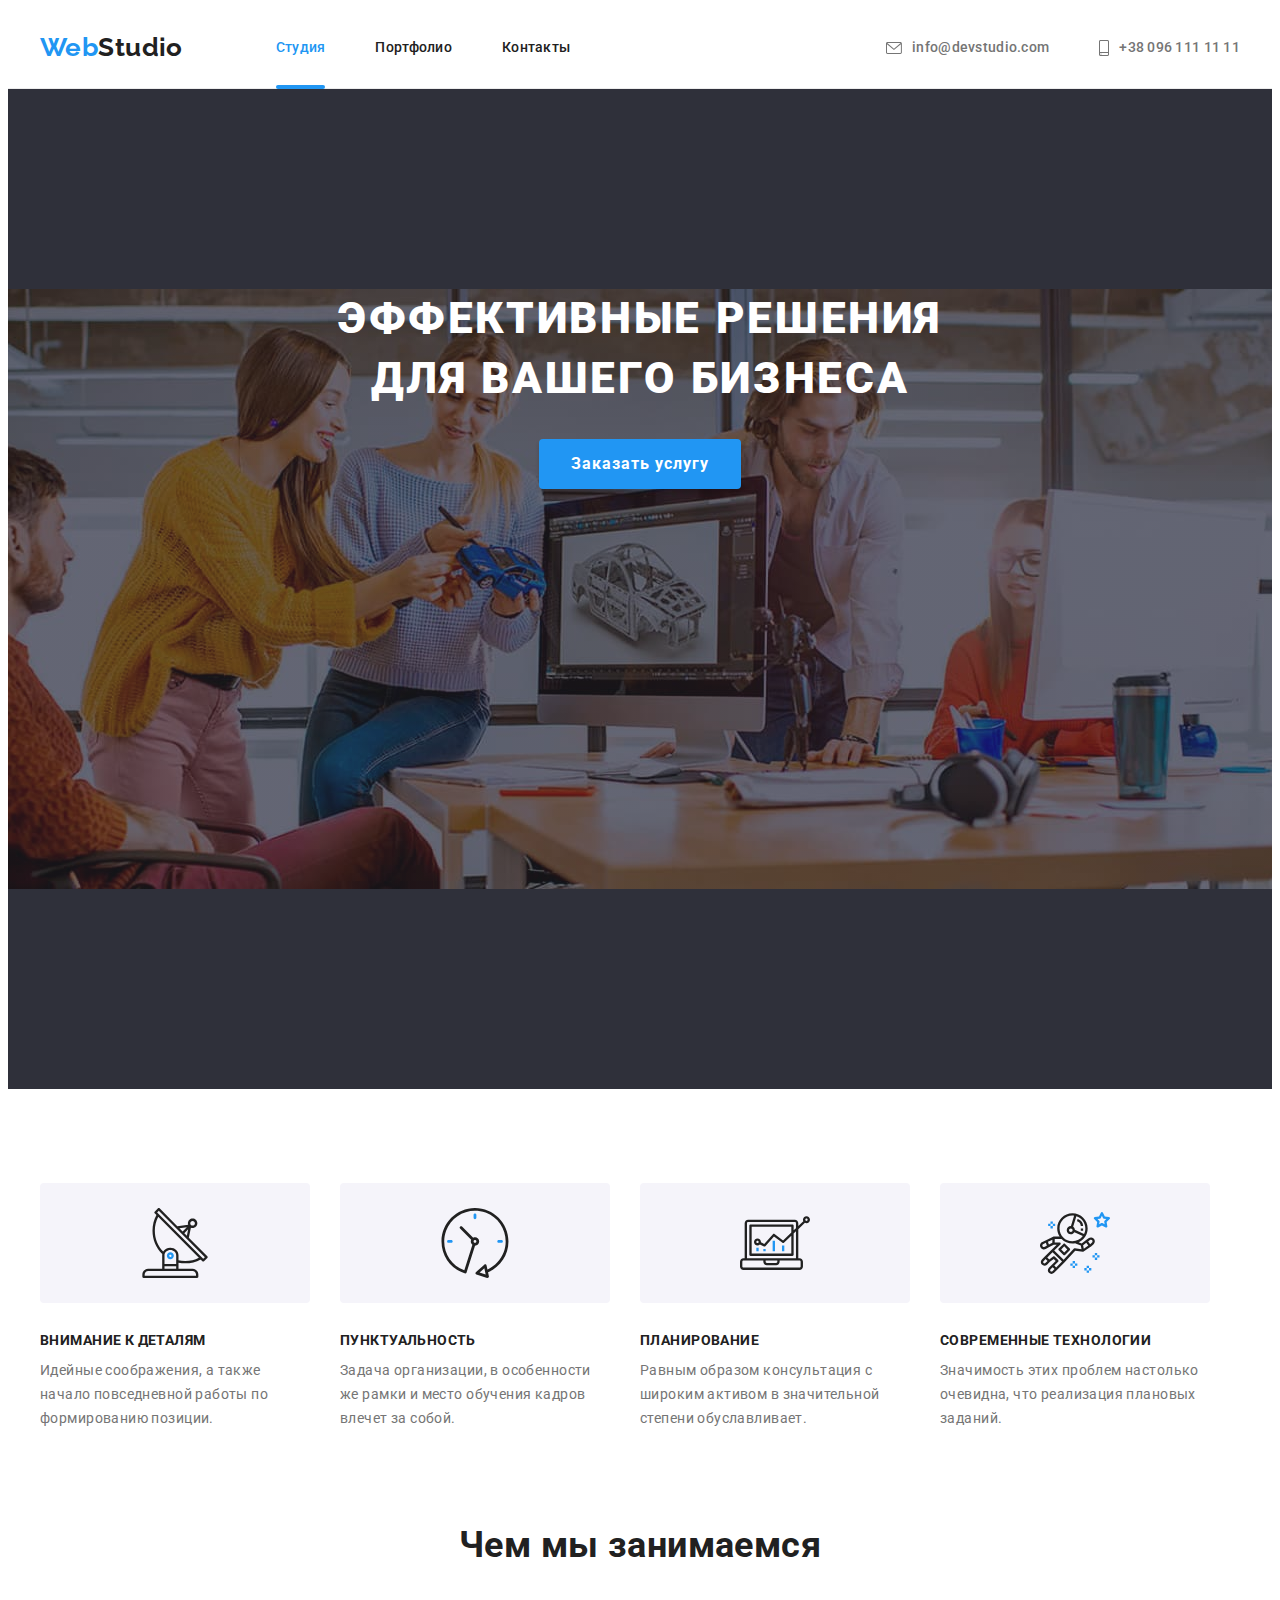
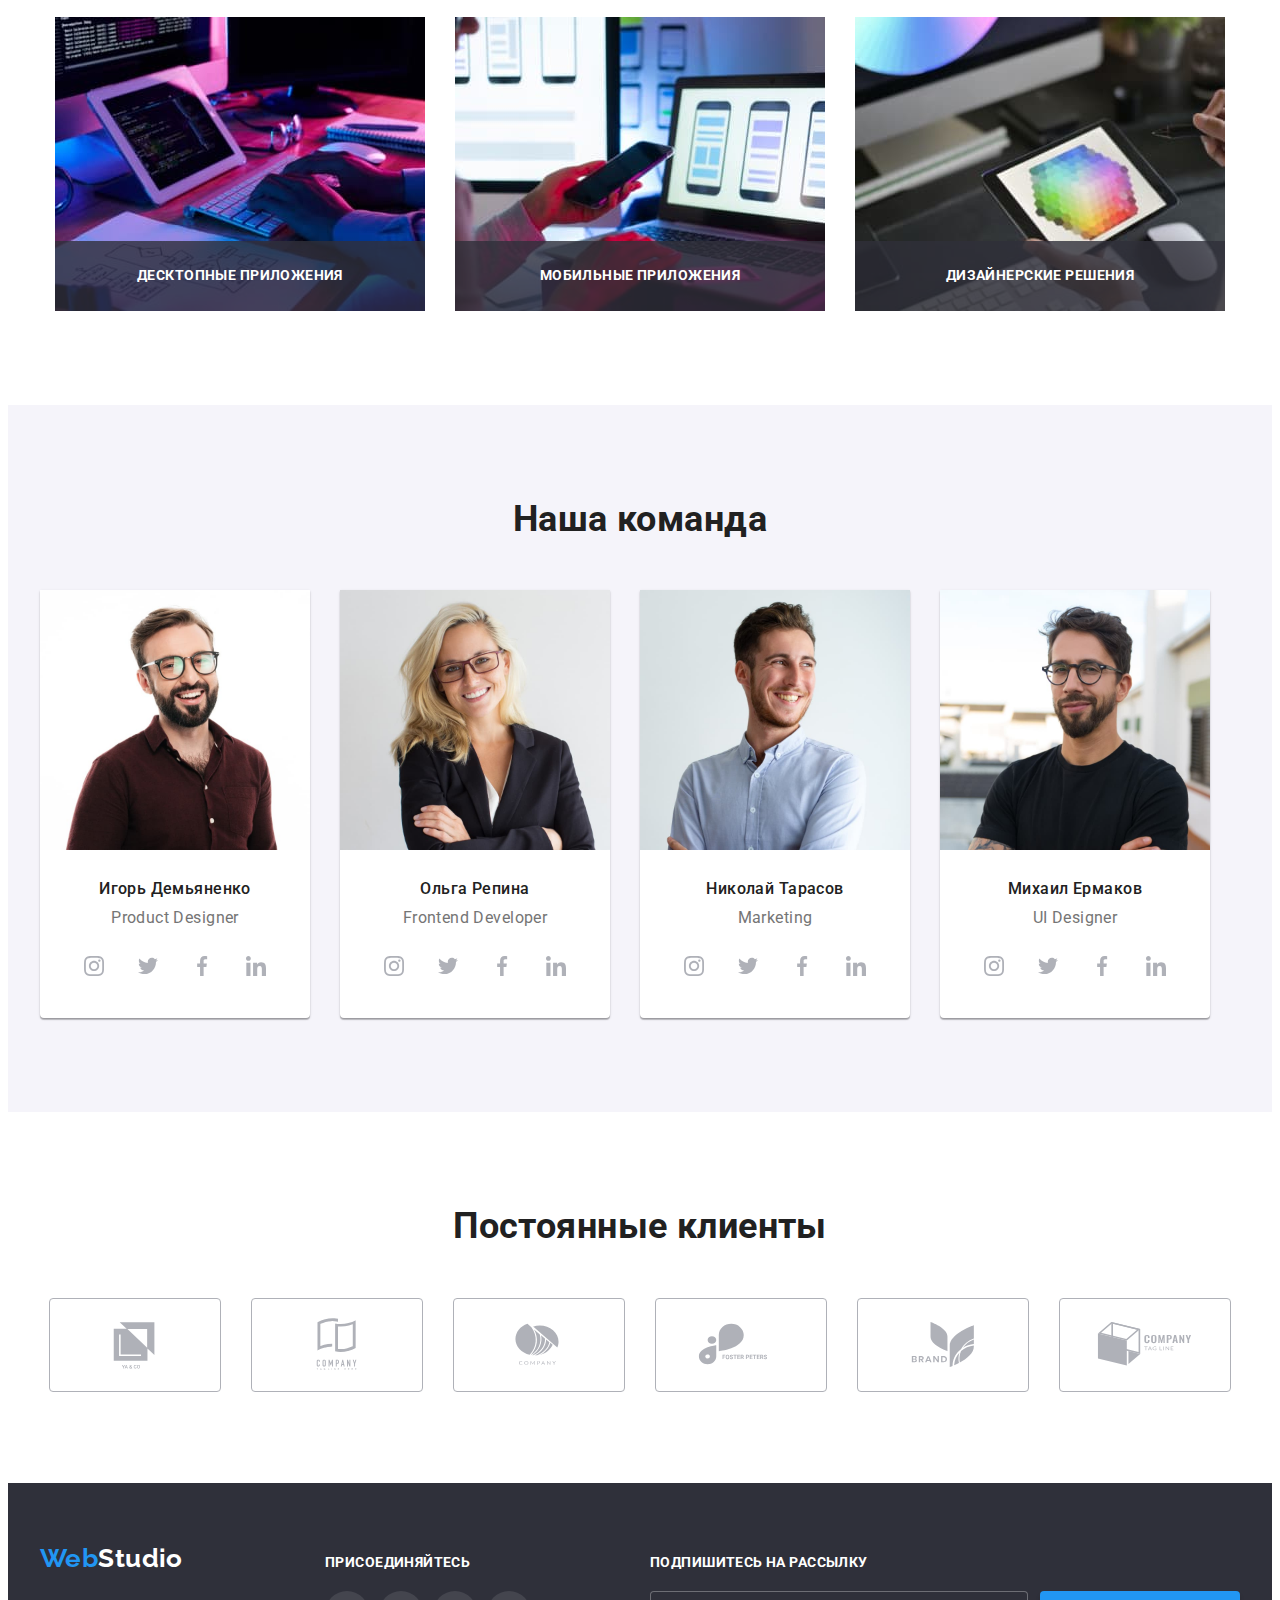
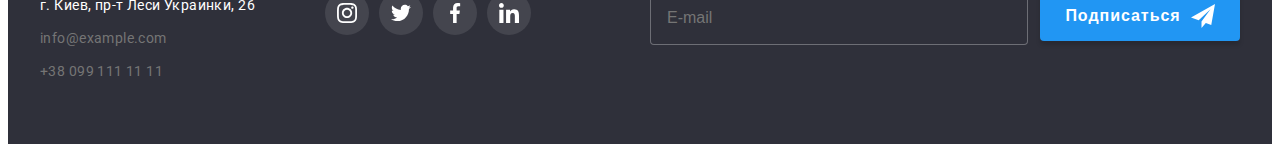
<file: index.html>
<!DOCTYPE html>
<html lang="ru">
<head>
    <meta charset="UTF-8">
    <meta http-equiv="X-UA-Compatible" content="IE=edge">
    <meta name="viewport" content="width=device-width, initial-scale=1.0">
    <link rel="preconnect" href="https://fonts.googleapis.com">
<link rel="preconnect" href="https://fonts.gstatic.com" crossorigin>
<link href="https://fonts.googleapis.com/css2?family=Oleo+Script&family=Raleway:wght@700&family=Roboto:wght@400;500;700;900&display=swap" rel="stylesheet">
    <title>Document</title>
    <link rel="stylesheet" href="https://cdnjs.cloudflare.com/ajax/libs/modern-normalize/1.1.0/modern-normalize.min.css" integrity="sha512-wpPYUAdjBVSE4KJnH1VR1HeZfpl1ub8YT/NKx4PuQ5NmX2tKuGu6U/JRp5y+Y8XG2tV+wKQpNHVUX03MfMFn9Q==" crossorigin="anonymous" referrerpolicy="no-referrer" />
    <link rel="stylesheet" href="./css/styles.css"
    />
</head>
<body>
    <header class="header">
        <div class="container main-nav">
            <a href="./index.html" class="header-logo"><span class="span-logo">Web</span>Studio</a>
            <nav>
                <ul class="site-nav">
                    <li class="nav-item"><a href=""  class="nav current">Студия</a></li>
                    <li class="nav-item"><a href="./portfolio.html"   class="nav">Портфолио</a></li>
                    <li class="nav-item"><a href=""   class="nav">Контакты</a></li>
                </ul>
            </nav>
            <ul class="contacts-nav">
                <li class="contacts-item"><a href="mailto:info@devstudio.com" class="cont-nav">
                    <svg class="contacts-icon" width="16" height="12">
                        <use href="./images/symbol-defs.svg#icon-envelope">
                        </use></svg>info@devstudio.com</a></li>
                <li class="contacts-item"><a href="tel:+380961111111" class="cont-nav">
                    <svg class="contacts-icon" width="10" height="16">
                        <use href="./images/symbol-defs.svg#icon-smartphone">
                        </use></svg>+38 096 111 11 11</a></li>
            </ul>
        </div>
    </header>
    <main> 
    <section class="hero">
        <div class="container">
            <h1 class="hero-title">Эффективные решения для вашего бизнеса</h1>
            <button type="button" class="btn" data-modal-open>Заказать услугу</button> 
        </div>
    </section>
    <section  class="features">
        <div class="container">
            <h2 class="visually-hidden">Особенности</h2>
            <ul class="features-list">
                <li class="features-item">
                    <div class="features-icon-box">
                        <svg class="features-icon" width="70" height="70">
                        <use href="./images/symbol-defs.svg#icon-antenna">
                        </use></svg>
                    </div>
                    <h3 class="features-title">Внимание к деталям</h3>
                    <p class="features-text">Идейные соображения, а также начало повседневной работы по формированию позиции.</p>
                </li>
                <li class="features-item">
                    <div class="features-icon-box">
                        <svg class="features-icon" width="70" height="70">
                        <use href="./images/symbol-defs.svg#icon-clock">
                        </use></svg>
                    </div>
                    <h3 class="features-title">Пунктуальность</h3>
                    <p class="features-text">Задача организации, в особенности же рамки и место обучения кадров влечет за собой.</p>
                </li>
                <li class="features-item">
                    <div class="features-icon-box">
                        <svg class="features-icon" width="70" height="70">
                        <use href="./images/symbol-defs.svg#icon-diagram">
                        </use></svg>
                    </div>
                    <h3 class="features-title">Планирование</h3>
                    <p class="features-text">Равным образом консультация с широким активом в значительной степени обуславливает.</p>
                </li>
                <li class="features-item">
                    <div class="features-icon-box">
                        <svg class="features-icon" width="70" height="70">
                        <use href="./images/symbol-defs.svg#icon-astronaut">
                        </use></svg>
                    </div>
                    <h3 class="features-title">Современные технологии</h3>
                    <p class="features-text">Значимость этих проблем настолько очевидна, что реализация плановых заданий.</p>
                </li>
            </ul>
        </div>
    </section>
    <section class="about">
        <div class="container">
            <h2 class="about-title">Чем мы занимаемся</h2>
                <ul class="about-list">
                    <li class="about-img-link"><img src="./images/img1.jpg" class="about-img" alt="Десктопные приложения" width="370">
                        <p class="about-text">Десктопные приложения</p></li>
                    <li class="about-img-link"><img src="./images/img2.jpg" class="about-img" alt="Мобильные приложения" width="370">
                        <p class="about-text">Мобильные приложения</p></li>
                    <li class="about-img-link"><img src="./images/img3.jpg" class="about-img" alt="Дизайнерские решения" width="370">
                        <p class="about-text">Дизайнерские решения</p></li>
                </ul>
        </div>
    </section>
    <section class="team">
        <div class="container">
            <h2 class="team-title">Наша команда</h2>
            <ul class="team-cards">
            <li class="persons-cards">
                <img src="./images/person1.jpg" alt="фото Игорь Демьяненко" width="270">
                    <div class="card-text">
                    <h3 class="person">Игорь Демьяненко</h3>
                    <p class="person-text">Product Designer</p>    
                <ul class="social-links-list">
                    <li class="social-links-item"><a href="" class="social-links-link">
                        <svg class="social-icon" width="20" height="20">
                        <use href="./images/symbol-defs.svg#icon-instagram">
                        </use></svg></a></li>
                    <li class="social-links-item"><a href="" class="social-links-link">
                        <svg class="social-icon" width="20" height="20">
                        <use href="./images/symbol-defs.svg#icon-twitter">
                        </use></svg></a></li>
                    <li class="social-links-item"><a href="" class="social-links-link">
                        <svg class="social-icon" width="20" height="20">
                        <use href="./images/symbol-defs.svg#icon-facebook">
                        </use></svg></a></li>
                    <li class="social-links-item"><a href="" class="social-links-link">
                        <svg class="social-icon" width="20" height="20">
                        <use href="./images/symbol-defs.svg#icon-linkedin">
                        </use></svg></a></li>
                </ul></div>
            </li>
            <li class="persons-cards">
                <img src="./images/person2.jpg" alt="фото Ольга Репина" width="270">
                    <div class="card-text">
                    <h3 class="person">Ольга Репина</h3>
                    <p class="person-text">Frontend Developer</p>
                <ul class="social-links-list">
                    <li class="social-links-item"><a href="" class="social-links-link">
                        <svg class="social-icon" width="20" height="20">
                        <use href="./images/symbol-defs.svg#icon-instagram">
                        </use></svg></a></li>
                    <li class="social-links-item"><a href="" class="social-links-link">
                        <svg class="social-icon" width="20" height="20">
                        <use href="./images/symbol-defs.svg#icon-twitter">
                        </use></svg></a></li>
                    <li class="social-links-item"><a href="" class="social-links-link">
                        <svg class="social-icon" width="20" height="20">
                        <use href="./images/symbol-defs.svg#icon-facebook">
                        </use></svg></a></li>
                    <li class="social-links-item"><a href="" class="social-links-link">
                        <svg class="social-icon" width="20" height="20">
                        <use href="./images/symbol-defs.svg#icon-linkedin">
                        </use></svg></a></li>
                </ul></div>
            </li>
            <li class="persons-cards">
                <img src="./images/person3.jpg" alt="фото Николай Тарасов" width="270">
                    <div class="card-text">
                    <h3 class="person">Николай Тарасов</h3>
                    <p class="person-text">Marketing</p>
                <ul class="social-links-list">
                    <li class="social-links-item"><a href="" class="social-links-link">
                        <svg class="social-icon" width="20" height="20">
                        <use href="./images/symbol-defs.svg#icon-instagram">
                        </use></svg></a></li>
                    <li class="social-links-item"><a href="" class="social-links-link">
                        <svg class="social-icon" width="20" height="20">
                        <use href="./images/symbol-defs.svg#icon-twitter">
                        </use></svg></a></li>
                    <li class="social-links-item"><a href="" class="social-links-link">
                        <svg class="social-icon" width="20" height="20">
                        <use href="./images/symbol-defs.svg#icon-facebook">
                        </use></svg></a></li>
                    <li class="social-links-item"><a href="" class="social-links-link">
                        <svg class="social-icon" width="20" height="20">
                        <use href="./images/symbol-defs.svg#icon-linkedin">
                        </use></svg></a></li>
                </ul></div>
            </li>
            <li class="persons-cards">
                <img src="./images/person4.jpg" alt="фото Михаил Ермаков" width="270">
                    <div class="card-text">
                    <h3 class="person">Михаил Ермаков</h3>
                    <p class="person-text">UI Designer</p>
                <ul class="social-links-list">
                    <li class="social-links-item"><a href="" class="social-links-link">
                        <svg class="social-icon" width="20" height="20">
                        <use href="./images/symbol-defs.svg#icon-instagram">
                        </use></svg></a></li>
                    <li class="social-links-item"><a href="" class="social-links-link">
                        <svg class="social-icon" width="20" height="20">
                        <use href="./images/symbol-defs.svg#icon-twitter">
                        </use></svg></a></li>
                    <li class="social-links-item"><a href="" class="social-links-link">
                        <svg class="social-icon" width="20" height="20">
                        <use href="./images/symbol-defs.svg#icon-facebook">
                        </use></svg></a></li>
                    <li class="social-links-item"><a href="" class="social-links-link">
                        <svg class="social-icon" width="20" height="20">
                        <use href="./images/symbol-defs.svg#icon-linkedin">
                        </use></svg></a></li>
                </ul></div>
            </li>
            </ul>
        </div>
    </section>
    <section class="clients">
        <div class="container">
            <h2 class="clients-title">Постоянные клиенты</h2>
            <ul class="clients-list">
                <li class="clients-item"><a href="" class="clients-link"><svg class="clients-icon" width="106" height="60">
                    <use href="./images/symbol-defs.svg#icon-Logo1">
                    </use></svg></a></li>
                <li class="clients-item"><a href="" class="clients-link"><svg class="clients-icon" width="106" height="60">
                    <use href="./images/symbol-defs.svg#icon-Logo2">
                    </use></svg></a></li>
                <li class="clients-item"><a href="" class="clients-link"><svg class="clients-icon" width="106" height="60">
                    <use href="./images/symbol-defs.svg#icon-Logo3">
                    </use></svg></a></li>
                <li class="clients-item"><a href="" class="clients-link"><svg class="clients-icon" width="106" height="60">
                    <use href="./images/symbol-defs.svg#icon-Logo4">
                    </use></svg></a></li>
                <li class="clients-item"><a href="" class="clients-link"><svg class="clients-icon" width="106" height="60">
                    <use href="./images/symbol-defs.svg#icon-Logo5">
                    </use></svg></a></li>
                <li class="clients-item"><a href="" class="clients-link"><svg class="clients-icon" width="106" height="60">
                    <use href="./images/symbol-defs.svg#icon-Logo6">
                    </use></svg></a></li>
        </ul></div></section>
    </section>
    </main>
    <footer class="footer">
        <div class="container footer-flex">
            <div class="footer-container">
            <a href="./index.html" class="footer-logo"><span class="span-logo">Web</span>Studio</a></li>
            <address>
            <ul class="contacts-footer">
            <li><a href="https://goo.gl/maps/pPcLnvjaUrZ2ZYLMA" 
                target="_blank" 
                rel="noopener nofollow"
                class="address">
                г. Киев, пр-т Леси Украинки, 26</a> </li>
            <li><a href="mailto:info@example.com" class="address contacts">info@example.com</a></li>
            <li><a href="tel:+380991111111" class="address contacts">+38 099 111 11 11</a></li>
            </ul>
            </address> </div>
            <div class="join">
            <p class="footer-title">Присоединяйтесь</p>
            <ul class="social-links-list-footer">
                <li class="social-links-item-footer"><a href="" class="social-links-link-footer">
                    <svg class="social-icon-footer" width="20" height="20">
                    <use href="./images/symbol-defs.svg#icon-instagram">
                    </use></svg></a></li>
                <li class="social-links-item-footer"><a href="" class="social-links-link-footer">
                    <svg class="social-icon-footer" width="20" height="20">
                    <use href="./images/symbol-defs.svg#icon-twitter">
                    </use></svg></a></li>
                <li class="social-links-item-footer"><a href="" class="social-links-link-footer">
                    <svg class="social-icon-footer" width="20" height="20">
                    <use href="./images/symbol-defs.svg#icon-facebook">
                    </use></svg></a></li>
                <li class="social-links-item-footer"><a href="" class="social-links-link-footer">
                    <svg class="social-icon-footer" width="20" height="20">
                    <use href="./images/symbol-defs.svg#icon-linkedin">
                    </use></svg></a></li>
            </ul></div>
            <div class="footer-form-div">
                <p class="footer-title">Подпишитесь на рассылку</p>
                <form action="" class="subscribe-form">
                    <label> <input type="email" name="subscribe-email" class="subscribe-input" placeholder="E-mail" required></label>
                    <button type="submit" class="subscribe-btn">Подписаться<svg class="subscribe-icon" width="24" height="24">
                        <use href="./images/symbol-defs.svg#icon-footer-send">
                        </use></svg></button>
                </form>
            </div>
        </div>
    </footer>
    <div class="backdrop is-hidden" data-modal> 
        <div class="modal">
            <button class="close-btn" data-modal-close><svg class="icon-close" width="18" height="18">
                <use href="./images/symbol-defs.svg#icon-close">
                </use></svg></button>
                <p class="modal-title">Оставьте свои данные, мы вам перезвоним</p>
                <form action="" class="modal-form">
                    <label class="modal-label">Имя<div class="input-wrapper">
                        <input type="name" class="modal-input" name="user-name" autofocus required>
                        <svg class="icon-modal" width="18" height="18">
                            <use href="./images/symbol-defs.svg#icon-person-modal">
                            </use></svg></div></label>
                    <label class="modal-label">Телефон<div class="input-wrapper">
                        <input type="tel" class="modal-input" name="user-tel" required>
                        <svg class="icon-modal" width="18" height="18">
                            <use href="./images/symbol-defs.svg#icon-phone-modal">
                            </use></svg></div></label>
                    <label class="modal-label">Почта<div class="input-wrapper">
                        <input type="email" class="modal-input" name="user-email" required>
                        <svg class="icon-modal" width="18" height="18">
                            <use href="./images/symbol-defs.svg#icon-email-modal">
                            </use></svg></div></label>
                    <label class="modal-label">Комментарий
                        <textarea name="user-comment" id="" rows="7" class="modal-textarea"  placeholder="Введите текст"></textarea>
                    </label>
                    <div class="checkbox">
                    <input type="checkbox" name="agreement" id="agreement" value="true" class="modal-checkbox visually-hidden">
                    <label for="agreement" class="agreement-text">
                        <span><svg class="icon-check" width="11" height="8">
                            <use href="./images/symbol-defs.svg#icon-check">
                            </use></svg></span>
                        Соглашаюсь с рассылкой и принимаю
                        <a href="" class="agreement-link">Условия договора</a></label></div>
                    <button type="submit" class="submit">Отправить</button>
                </form>
            </div>
    </div>
    <script src="./js/modal.js"></script>
</body>
</html>
</file>
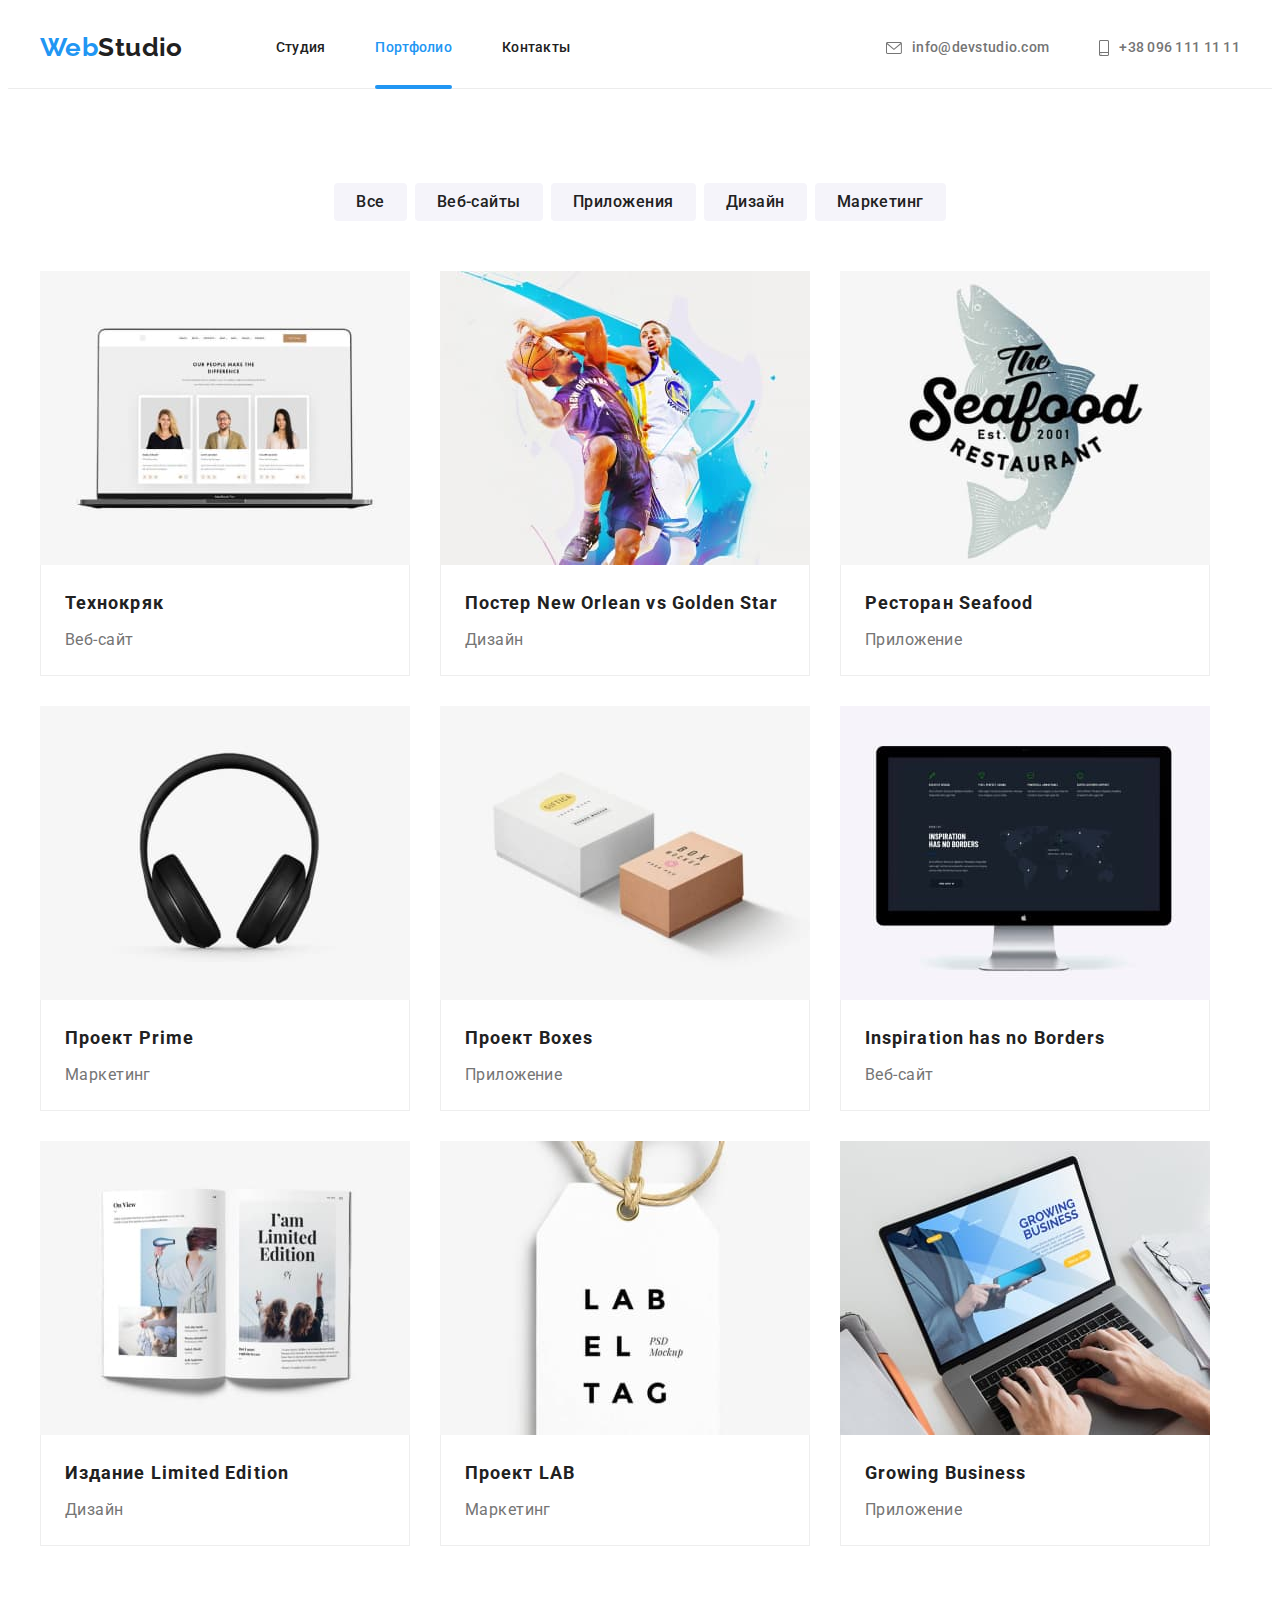
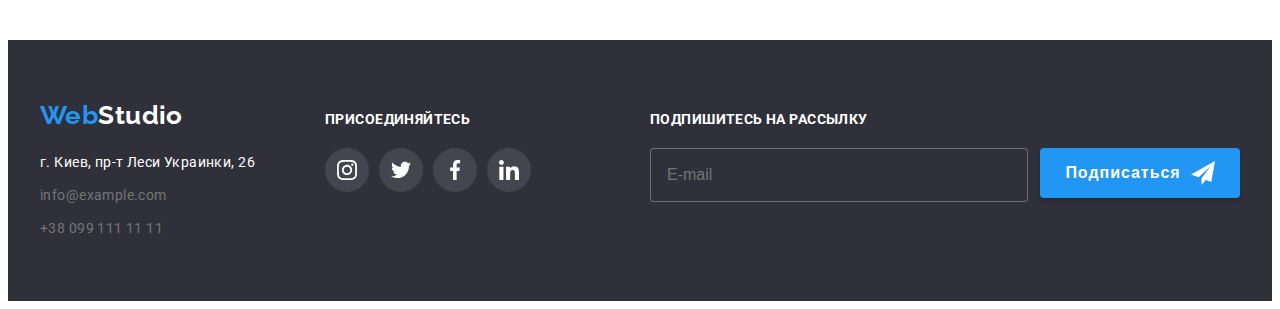
<file: portfolio.html>
<!DOCTYPE html>
<html lang="ru">
<head>
    <meta charset="UTF-8">
    <meta http-equiv="X-UA-Compatible" content="IE=edge">
    <meta name="viewport" content="width=device-width, initial-scale=1.0">
    <link rel="preconnect" href="https://fonts.googleapis.com">
<link rel="preconnect" href="https://fonts.gstatic.com" crossorigin>
<link href="https://fonts.googleapis.com/css2?family=Oleo+Script&family=Raleway:wght@700&family=Roboto:wght@400;500;700;900&display=swap" rel="stylesheet">
    <title>Document</title>
    <link rel="stylesheet" href="https://cdnjs.cloudflare.com/ajax/libs/modern-normalize/1.1.0/modern-normalize.min.css" integrity="sha512-wpPYUAdjBVSE4KJnH1VR1HeZfpl1ub8YT/NKx4PuQ5NmX2tKuGu6U/JRp5y+Y8XG2tV+wKQpNHVUX03MfMFn9Q==" crossorigin="anonymous" referrerpolicy="no-referrer" />
    <link rel="stylesheet" href="./css/styles.css">
</head>
<body>
    <header class="header">
        <div class="container main-nav">
            <a href="./index.html" class="header-logo"><span class="span-logo">Web</span>Studio</a>
            <nav>
                <ul class="site-nav">
                    <li  class="nav-item"><a href="./index.html" class="nav">Студия</a></li>
                    <li  class="nav-item"><a href="" class="nav current">Портфолио</a></li>
                    <li  class="nav-item"><a href=""  class="nav">Контакты</a></li>
                </ul>
            </nav>
            <ul class="contacts-nav">
                <li class="contacts-item"><a href="mailto:info@devstudio.com" class="cont-nav">
                    <svg class="contacts-icon" width="16" height="12">
                        <use href="./images/symbol-defs.svg#icon-envelope">
                        </use></svg>info@devstudio.com</a></li>
                <li class="contacts-item"><a href="tel:+380961111111" class="cont-nav">
                    <svg class="contacts-icon" width="10" height="16">
                        <use href="./images/symbol-defs.svg#icon-smartphone">
                        </use></svg>+38 096 111 11 11</a></li>
            </ul>
        </div>
    </header>
    <main>
        <section class="section">
        <div class="container">
            <h1 class="visually-hidden">Портфолио</h1>
            <ul class="portfolio-btns">
                <li class="port-btn"><button type="button" class="portfolio-btn">Все</button> </li> 
                <li class="port-btn"><button type="button" class="portfolio-btn">Веб-сайты</button> </li> 
                <li class="port-btn"><button type="button" class="portfolio-btn">Приложения</button> </li> 
                <li class="port-btn"><button type="button"  class="portfolio-btn">Дизайн</button> </li> 
                <li class="port-btn"><button type="button"  class="portfolio-btn">Маркетинг</button> </li> 
            </ul>
            <ul class="portfolio">
                <li class="portfolio-item">
                    <a href="" class="portfolio-card-link">
                        <div class="thumb">
                    <img src="./images/portfolio1.jpg" alt="открытая страница вайта" width="370">
                    <div class="portfolio-overlay"><p>Ресурс предлагает комплексные предложения с разным уровнем функционала и сервисов. Все это позволит посетителю получить исчерпывающие сведения о компании или частном лице.</p></div>
                    </div>
                    <div class="portfolio-card">
                        <h2 class="portfolio-title">Технокряк</h2>
                        <p class="portfolio-text">Веб-сайт</p>
                    </div></a></li>
                <li class="portfolio-item">
                    <a href="" class="portfolio-card-link">
                        <div class="thumb">
                    <img src="./images/portfolio2.jpg" alt="плакат с баскетболистами" width="370">
                    <div class="portfolio-overlay"><p>Ресурс предлагает комплексные предложения с разным уровнем функционала и сервисов. Все это позволит посетителю получить исчерпывающие сведения о компании или частном лице.</p></div>
                    </div>
                    <div class="portfolio-card">
                        <h2 class="portfolio-title">Постер New Orlean vs Golden Star</h2>
                        <p class="portfolio-text">Дизайн</p>
                    </div></a></li>
                <li class="portfolio-item">
                    <a href="" class="portfolio-card-link">
                        <div class="thumb">
                    <img src="./images/portfolio3.jpg" alt="логотип ресторана" width="370">
                    <div class="portfolio-overlay"><p>Ресурс предлагает комплексные предложения с разным уровнем функционала и сервисов. Все это позволит посетителю получить исчерпывающие сведения о компании или частном лице.</p></div>
                    </div>
                    <div class="portfolio-card">
                        <h2 class="portfolio-title">Ресторан Seafood</h2>
                        <p class="portfolio-text">Приложение</p>
                    </div></a></li>
                <li class="portfolio-item">
                    <a href="" class="portfolio-card-link">
                        <div class="thumb">
                    <img src="./images/portfolio4.jpg" alt="наушники" width="370">
                    <div class="portfolio-overlay"><p>Ресурс предлагает комплексные предложения с разным уровнем функционала и сервисов. Все это позволит посетителю получить исчерпывающие сведения о компании или частном лице.</p></div>
                    </div>
                    <div class="portfolio-card">
                        <h2 class="portfolio-title">Проект Prime</h2>
                        <p class="portfolio-text">Маркетинг</p>
                    </div></a></li>
                <li class="portfolio-item">
                    <a href="" class="portfolio-card-link">
                        <div class="thumb">
                    <img src="./images/portfolio5.jpg" alt="две коробки" width="370">
                    <div class="portfolio-overlay"><p>Ресурс предлагает комплексные предложения с разным уровнем функционала и сервисов. Все это позволит посетителю получить исчерпывающие сведения о компании или частном лице.</p></div>
                    </div>
                    <div class="portfolio-card">
                        <h2 class="portfolio-title">Проект Boxes</h2>
                        <p class="portfolio-text">Приложение</p>
                    </div></a></li>
                <li class="portfolio-item">
                    <a href="" class="portfolio-card-link">
                        <div class="thumb">
                    <img src="./images/portfolio6.jpg" alt="открытая страница сайта" width="370">
                    <div class="portfolio-overlay"><p>Ресурс предлагает комплексные предложения с разным уровнем функционала и сервисов. Все это позволит посетителю получить исчерпывающие сведения о компании или частном лице.</p></div>
                    </div>
                    <div class="portfolio-card">
                        <h2 class="portfolio-title">Inspiration has no Borders</h2>
                        <p class="portfolio-text">Веб-сайт</p>
                    </div></a></li>
                <li class="portfolio-item">
                    <a href="" class="portfolio-card-link">
                        <div class="thumb">
                    <img src="./images/portfolio7.jpg" alt="открытый журнал" width="370">
                    <div class="portfolio-overlay"><p>Ресурс предлагает комплексные предложения с разным уровнем функционала и сервисов. Все это позволит посетителю получить исчерпывающие сведения о компании или частном лице.</p></div>
                    </div>
                    <div class="portfolio-card">
                        <h2 class="portfolio-title">Издание Limited Edition</h2>
                        <p class="portfolio-text">Дизайн</p>
                    </div></a></li>
                <li class="portfolio-item">
                    <a href="" class="portfolio-card-link">
                        <div class="thumb">
                    <img src="./images/portfolio8.jpg" alt="бирка для продукции" width="370">
                    <div class="portfolio-overlay"><p>Ресурс предлагает комплексные предложения с разным уровнем функционала и сервисов. Все это позволит посетителю получить исчерпывающие сведения о компании или частном лице.</p></div>
                    </div>
                    <div class="portfolio-card">
                        <h2 class="portfolio-title">Проект LAB</h2>
                        <p class="portfolio-text">Маркетинг</p>
                    </div></a></li>
                <li class="portfolio-item">
                    <a href="" class="portfolio-card-link">
                        <div class="thumb">
                    <img src="./images/portfolio9.jpg" alt="сайт на мониторе" width="370">
                    <div class="portfolio-overlay"><p>Ресурс предлагает комплексные предложения с разным уровнем функционала и сервисов. Все это позволит посетителю получить исчерпывающие сведения о компании или частном лице.</p></div>
                    </div>
                    <div class="portfolio-card">
                        <h2 class="portfolio-title">Growing Business</h2>
                        <p class="portfolio-text">Приложение</p>
                    </div></a></li>
            </ul>
        </div>
        </section>
    </main>
    <footer class="footer">
        <div class="container footer-flex">
            <div class="footer-container">
            <a href="./index.html" class="footer-logo"><span class="span-logo">Web</span>Studio</a></li>
            <address>
            <ul class="contacts-footer">
            <li><a href="https://goo.gl/maps/pPcLnvjaUrZ2ZYLMA" 
                target="_blank" 
                rel="noopener nofollow"
                class="address">
                г. Киев, пр-т Леси Украинки, 26</a></li>
            <li><a href="mailto:info@example.com" class="address contacts">info@example.com</a></li>
            <li><a href="tel:+380991111111" class="address contacts">+38 099 111 11 11</a></li>
            </ul>
            </address> </div>
            <div class="join">
            <p class="footer-title">Присоединяйтесь</p>
            <ul class="social-links-list-footer">
                <li class="social-links-item-footer"><a href="" class="social-links-link-footer">
                    <svg class="social-icon-footer" width="20" height="20">
                    <use href="./images/symbol-defs.svg#icon-instagram">
                    </use></svg></a></li>
                <li class="social-links-item-footer"><a href="" class="social-links-link-footer">
                    <svg class="social-icon-footer" width="20" height="20">
                    <use href="./images/symbol-defs.svg#icon-twitter">
                    </use></svg></a></li>
                <li class="social-links-item-footer"><a href="" class="social-links-link-footer">
                    <svg class="social-icon-footer" width="20" height="20">
                    <use href="./images/symbol-defs.svg#icon-facebook">
                    </use></svg></a></li>
                <li class="social-links-item-footer"><a href="" class="social-links-link-footer">
                    <svg class="social-icon-footer" width="20" height="20">
                    <use href="./images/symbol-defs.svg#icon-linkedin">
                    </use></svg></a></li>
            </ul></div>
            <div class="footer-form-div">
                <p class="footer-title">Подпишитесь на рассылку</p>
                <form action="" class="subscribe-form">
                    <label> <input type="email" name="subscribe-email" class="subscribe-input" placeholder="E-mail" required></label>
                    <button type="submit" class="subscribe-btn">Подписаться<svg class="subscribe-icon" width="24" height="24">
                        <use href="./images/symbol-defs.svg#icon-footer-send">
                        </use></svg></button>
                </form>
            </div>
        </div>
    </footer>
</body>
</html>
</file>
<file: css/styles.css>
:root {
    --primary-text-color:#212121;
    --secondary-text-color:#757575;
    --white-text-color: #FFFFFF;
    --accent-color:#2196F3;
    --secondary-accent-color:#FFFFFF;
    --primary-bg-color: #FFFFFF;
    --bg-accent-color:#2F303A;
    --pf-btn-color: #F5F4FA;
    --features-icon-box-color:#F5F4FA;
    --primary-social-icon-fill: #AFB1B8;
    --secondary-social-icon-fill:#FFFFFF;
    --clients-icon-fill: #AFB1B8;
    --clients-icon-fill-hf:#2196F3;
    --animation-duration: 250ms;
    --animation-timing-function: cubic-bezier(0.4, 0, 0.2, 1);
}
p,
h1,
h2,
h3,
h4,
h5,
h6 {
    margin: 0;
}
ul,
ol {
    margin: 0;
    padding-left: 0;
    list-style: none;
}
button {
    cursor: pointer;
}
a {text-decoration: none;}
img {
    display: block;
    max-width: 100%;
    height: auto;
}
body {
    font-family: "Roboto", sans-serif;
    background-color:var(--primary-bg-color);
    color: var(--primary-text-color);
    font-size: 14px;
    letter-spacing: 0.03em;
}
.container {
    width: 1200px;
    margin: 0 auto;
    padding-left: 15px;
    padding-right: 15px;
    /* outline: 1px solid red;  */
}
/* -----------------------------лого-------------------*/

.span-logo{
    color: var(--accent-color);
}

.header-logo {
    display: block;
    padding-top: 24px;
    padding-bottom: 25px;
    margin-right: 93px;

    color: var(--primary-text-color);
    font-family: 'Raleway', sans-serif;
    font-weight: 700;
    font-size: 26px;
    line-height: 1.19;
}

/*--------------------------------- header---------------------------------*/
.visually-hidden {
    position: absolute;
    width: 1px;
    height: 1px;
    margin: -1px;
    border: 0;
    padding: 0;
    white-space: nowrap;
    clip-path: inset(100%);
    clip: rect(0 0 0 0);
    overflow: hidden; 
}
.header {
    border-bottom: 1px solid #ECECEC;
}
.main-nav {
    display: flex;
    align-items: center;
}
.site-nav {
    display: flex;
}
.nav-item {

}
.nav-item:nth-child(n+2) {
    margin-left: 50px;
}
.nav {
    display: block;
    font-weight: 500;
    line-height: 1.14;
    letter-spacing: 0.02em;
    color: var(--primary-text-color);
    text-decoration: none;
    padding-top: 32px;
    padding-bottom: 32px;
    transition-property: color;
    transition-duration: var(--animation-duration);
    transition-timing-function:var(--animation-timing-function);
}
.nav:hover,
.nav:focus {
    color: var(--accent-color);
}
.current {
    color: var(--accent-color);
    text-decoration: none;
    position: relative;
}
.current::after {
    content: "";
    position: absolute;
    left: 0;
    bottom: -1px;
    width: 100%;
    height: 4px;
    background: var(--accent-color);
    border-radius: 2px;
}
.contacts-nav {
    display: flex;
    margin-left: auto;

}

.contacts-item:nth-child(n+2) {
    margin-left: 50px;
} 
.cont-nav {
    display: flex;
    align-items: center;
    justify-content: center;
    padding-top: 32px;
    padding-bottom: 32px;

    transition-property: color;
    transition-duration: var(--animation-duration);
    transition-timing-function:var(--animation-timing-function);

    font-weight: 500;
    line-height: 1.14;
    letter-spacing: 0.02em;
    color: var(--secondary-text-color);
    text-decoration: none;
}
.cont-nav:hover,
.cont-nav:focus {
    color: var(--accent-color);
}
.contacts-icon {
    display: block;
    margin-right: 10px;
    fill: currentColor;
}

/* ------------------------------hero ---------------------------------*/
.hero {
    max-width: 1600px;
    height: 600px;
    margin-left: auto;
    margin-right: auto;
    background-color: var(--bg-accent-color);
    background-image: linear-gradient(rgba(47, 48, 58, 0.4),rgba(47, 48, 58, 0.4)),
    url(../images/hero-bg-img.jpg); 
    background-repeat: no-repeat;
    background-position: 50% 50%;

    padding-top: 200px;
    padding-bottom: 200px;
}

.hero-title {
    font-weight: 900;
    font-size: 44px;
    line-height: 1.36;
    text-align:center;
    letter-spacing: 0.06em;
    text-transform: uppercase;
    color: var(--secondary-accent-color);
    max-width: 696px;
    margin: 0 auto;
}
.btn { 
    font-family: inherit;
    font-weight: 700;
    font-size: 16px;
    line-height: 1.88;
    align-items: center;
    text-align:center;
    letter-spacing: 0.06em;
    background-color: var(--accent-color);
    color: var(--secondary-accent-color);

    min-width: 200px;
    box-shadow: 0px 4px 4px rgba(0, 0, 0, 0.15);
    border: none;
    border-radius: 4px; 
    margin: 30px auto 0 auto;
    display: block;
    padding: 10px 32px;

    transition-property: background-color;
    transition-duration: var(--animation-duration);
    transition-timing-function:var(--animation-timing-function);
}
.btn:hover,
.btn:focus {
    background-color: #188CE8;
}
/* -----------------------------features -------------------------------*/
.features-icon-box {
    margin-bottom: 30px;
    width: 270px;
    height: 120px;
    background-color: var(--features-icon-box-color);
    border-radius: 4px;
    display: flex;
    align-items:center;
    justify-content: center;
}
.features {
    padding-bottom: 94px;
    padding-top: 94px;
}
.features-list {
    display: flex;
}
.features-item {
    display: block;
    justify-content: space-evenly;
    max-width: 270px;
}
.features-item:nth-child(n+2) {
    margin-left: 30px;
}
.features-title {
    margin-bottom: 10px;
    font-weight: 700;
    font-size: 14px;
    line-height: 1.14;
    text-transform: uppercase;
    color: var(--primary-text-color);
    }
.features-text {
    font-weight: 400;
    line-height: 1.71;
    color: var(--secondary-text-color);
}
/* -----------------------------about -------------------------------*/
.about {
    padding-bottom: 94px;
}
.about-title {
    font-weight: 700;
    font-size: 36px;
    line-height: 1.16;
    text-align: center;
    color: var(--primary-text-color);
    margin-bottom: 50px;

}
.about-list {
    display: flex;
    justify-content: center;
}
.about-img-link {
    display: flex;
    justify-content: center;
    position: relative;
}

.about-img-link:not(:last-child) {
    margin-right: 30px;
}
.about-text {
    position: absolute;
    bottom: 0;
    left: 0;
    width: 100%;
    height: 70px;
    background-color: rgba(47, 48, 58, 0.8);

    display: flex;
    justify-content: center;
    align-items: center;
    font-weight: 700;
    line-height: 1.14;
    text-align: center;
    text-transform: uppercase;
    color: var(--secondary-accent-color);
}

/* ----------------------------team ---------------------------------*/

.team {
    padding-top: 94px;
    padding-bottom: 94px;;
    background-color: #F5F4FA;
}
.team-title {
    font-weight: 700;
    font-size: 36px;
    line-height: 1.16;
    text-align:center;
    color: var(--primary-text-color);
    margin-bottom: 50px;
}
.team-cards {
    display: flex;
}
.persons-cards {
    display: block;
    box-shadow: 0px 1px 3px rgba(0, 0, 0, 0.12), 0px 1px 1px rgba(0, 0, 0, 0.14), 0px 2px 1px rgba(0, 0, 0, 0.2);
    border-radius: 0px 0px 4px 4px;
    background-color: var(--primary-bg-color);
}
.persons-cards:nth-child(n+2) {
    margin-left: 30px;
}
.card-text {
    padding-top: 30px;
    padding-bottom: 30px;
}
.person {
    margin-bottom: 10px;
    font-weight: 500;
    font-size: 16px;
    line-height: 1.18;
    text-align:center;
    color: var(--primary-text-color);
}
.person-text {
    font-weight: 400;
    font-size: 16px;
    line-height: 1.18;
    text-align:center;
    color: var(--secondary-text-color);
}
.social-links-list {
    margin-top: 16px;
    display: flex;
    justify-content: center;
}
.social-links-item {
    width: 44px;
    height: 44px;
    margin-right: 10px;
}
.social-links-item:last-child {
    margin-right: 0;
}
.social-links-link {
    width: 100%;
    height: 100%;
    border-radius: 50%;
    background-color: inherit;
    color: var(--primary-social-icon-fill);

    display: flex;
    align-items: center;
    justify-content: center;
    transition-property: background-color, color;
    transition-duration: var(--animation-duration);
    transition-timing-function:var(--animation-timing-function);
}
.social-icon {
    fill: currentColor;
}
.social-links-link:hover ,
.social-links-link:focus {
    background-color: var(--accent-color);
    color: var(--primary-bg-color);
}

/* --------------------------clients------------------------- */
.clients {
    margin-top: 94px;
    margin-bottom: 91px;
}
.clients-title {
    margin-bottom: 50px;
    font-weight: 700;
    font-size: 36px;
    line-height: 1.16;
    text-align:center;
    color: var(--primary-text-color);
}
.clients-list {
    display: flex;
    justify-content: center;
    align-items: center;
}
.clients-item:nth-child(n+2) {
    margin-left: 30px;
}

.clients-link {
    display: flex;
    justify-content: center;
    align-items: center;
    width: 170px;
    height: 92px;
    border: 1px solid var(--clients-icon-fill);
    border-radius: 4px;
    color: var(--clients-icon-fill);
    transition-property: color , border-color;
    transition-duration: var(--animation-duration);
    transition-timing-function:var(--animation-timing-function);
}
.clients-link:hover ,
.clients-link:focus {
    color: var(--clients-icon-fill-hf);
    border-color: var(--clients-icon-fill-hf);
}
.clients-icon {
    fill: currentColor;

}
/* ---------------------------------------portfolio ---------------------*/
.section {
    padding-top: 94px;
    padding-bottom: 94px;
}
.port-btn {
    display: block;
} 
.portfolio-btns {
    display: flex; 
    margin-bottom: 50px;
    justify-content: center;
}
.port-btn:nth-child(n+2) {
    margin-left: 8px;
}
.portfolio-btn {
    font-family: inherit;
    font-weight: 500;
    font-size: 16px;
    line-height: 1.62;
    text-align:center;
    letter-spacing: 0.03em;

    background-color: var(--pf-btn-color) ;
    color: var(--primary-text-color);
    border-radius: 4px;
    border: none;
    display: block;
    padding: 6px 22px;

    transition-property: background-color, color, box-shadow;
    transition-duration: var(--animation-duration);
    transition-timing-function:var(--animation-timing-function);
}
.portfolio-btn:hover, 
.portfolio-btn:focus {
background-color:var(--accent-color);
color: var(--secondary-accent-color);
box-shadow: 0px 3px 1px rgba(0, 0, 0, 0.1), 0px 1px 2px rgba(0, 0, 0, 0.08), 0px 2px 2px rgba(0, 0, 0, 0.12);

} 
.portfolio {
    display: flex;
    flex-wrap: wrap;
}

.portfolio-item {
    display: flex;
    margin-left: 0;
    margin-right: 30px;
    margin-bottom: 30px;
    transition-property: box-shadow;
    transition-duration: var(--animation-duration);
    transition-timing-function:var(--animation-timing-function);
}
.portfolio-item:nth-child(3n+0){
    margin-right: 0px;
    margin-left: 0;
}
.portfolio-item:nth-last-child(-n + 3){
    margin-bottom: 0;
}

.portfolio-card {
    padding-top: 20px;
    padding-bottom: 20px;
    padding-left: 24px;
    padding-right: 24px;
    border: 1px solid #EEEEEE;
    border-top: none;
}
.portfolio-title {
    margin-bottom: 4px;
    font-weight: 700;
    font-size: 18px;
    line-height: 2;
    letter-spacing: 0.06em;
    color: var(--primary-text-color);
}
.portfolio-text {
    font-weight: 400;
    font-size: 16px;
    line-height: 1.88;
    color: var(--secondary-text-color);
}

.thumb {
    display: block;
    position: relative;
    overflow: hidden;
}

.portfolio-overlay{
    position: absolute;
    top: 0;
    left: 0;
    width: 100%;
    height: 100%;
    padding: 63px 24px;
    display: flex;
    align-items: center;
    justify-content: center;

    font-weight: 400;
    font-size: 18px;
    line-height: 1.56;
    color: var(--white-text-color);
    background-color: hsla(207, 90%, 54%, 0.9);

    transform: translateY(100%);
    transition: transform 250ms cubic-bezier(0.4, 0, 0.2, 1);
}

.portfolio-card-link:hover,
.portfolio-card-link:focus {
    box-shadow: 0px 1px 1px rgba(0, 0, 0, 0.12), 0px 4px 4px rgba(0, 0, 0, 0.06), 1px 4px 6px rgba(0, 0, 0, 0.16);
}
.portfolio-card-link:focus .portfolio-overlay,
.portfolio-card-link:hover .portfolio-overlay{
    transform: translateY(0);
}
/* ------------------------footer------------------------ */
.footer {
    background-color: var(--bg-accent-color);
    padding-top: 60px;
    padding-bottom: 60px;
}

.footer-flex {
    display: flex;
    align-items: baseline;
}
.footer-logo {
    color: var(--secondary-accent-color);
    font-family: 'Raleway', sans-serif;
    font-weight: 700;
    font-size: 26px;
    line-height: 1.19;
}
.contacts-footer {
    margin-top: 20px;
} 

.address {
    font-style: normal;
    font-weight: 400;
    font-size: 14px;
    line-height: 1.71;
    color: var(--secondary-accent-color);
    text-decoration: none;

    transition-property: color , border-color;
    transition-duration: var(--animation-duration);
    transition-timing-function:var(--animation-timing-function);
}

.address:hover,
.address:focus {
    color: var(--accent-color);
} 
.contacts {
    display: flex;
    margin-top: 9px;
    color: var(--secondary-text-color);
}

.join {
    margin-left: 70px;
}
.footer-title {
    margin-bottom: 20px;

    font-weight: 700;
    line-height: 1.14;
    text-transform: uppercase;
    color: var(--secondary-accent-color);
}
.social-links-list-footer {
    display: flex;
    justify-content: start;
}
.social-links-item-footer {
    display: block;
    width: 44px;
    height: 44px;
}
.social-links-item-footer:nth-child(n+2) {
    margin-left: 10px;
}
.social-links-link-footer {
    width: 100%;
    height: 100%;
    border-radius: 50%;
    background-color:rgba(255, 255, 255, 0.1);
    display: flex;
    align-items: center;
    justify-content: center;
    transition-property: background-color ;
    transition-duration: var(--animation-duration);
    transition-timing-function:var(--animation-timing-function);
}
.social-icon-footer {
    fill: var(--secondary-social-icon-fill);
}
.social-links-link-footer:hover ,
.social-links-link-footer:focus {
    background-color: var(--accent-color);
} 
.footer-form-div {
margin-left: auto;
}
.subscribe-form {
    display: flex;
}

.subscribe-input{
    width: 358px;
    height: 50px;
    border: 1px solid rgba(255, 255, 255, 0.3);
    border-radius: 4px;
    background-color: var(--bg-accent-color);
    padding-left: 16px;

    font-weight: 400;
    font-size: 16px;
    line-height: 1.25;
    color: var(--white-text-color);

    transform: border-color var(--animation-duration) var(--animation-timing-function);
}
.subscribe-input:hover ,
.subscribe-input:focus {
    border-color: var(--accent-color);
}
.subscribe-btn {
width: 200px;
height: 50px;
margin-left: 12px;
margin-right: 0px;

background: var(--accent-color);
box-shadow: 0px 4px 4px rgba(0, 0, 0, 0.15);
border-radius: 4px;
border: none;

font-weight: 700;
font-size: 16px;
line-height: 1.88;
display: flex;
align-items: center;
text-align: center;
justify-content: center;
letter-spacing: 0.06em;
color: var(--white-text-color);

transform: background-color var(--animation-duration) var(--animation-timing-function);
}
.subscribe-btn:hover,
.subscribe-btn:focus {
    background-color: #188CE8;
}
.subscribe-icon {
margin-left: 10px;
}
/* --------------------------------------------modal-------------------------------------- */
.backdrop {
    position: fixed;
    opacity: 1;
    top: 0;
    left: 0;
    width: 100%;
    height: 100%;
    background-color:hsla(0, 0%, 0%, 0.2);

    transition-property: opacity;
    transition-duration: var(--animation-duration);
    transition-timing-function:var(--animation-timing-function);
}
.is-hidden {
    opacity: 0;
    pointer-events: none;

}
.modal {
    padding: 40px;
    position: absolute;
    top: 50%;
    left: 50%;
    transform: translate(-50%,-50%);

    min-height: 581px;
    width: 528px;
    padding: ;
    background-color: var(--primary-bg-color);
    border-radius: 4px;

    transition-duration: var(--animation-duration);
    transition-timing-function:var(--animation-timing-function);
}
.close-btn {
    position: absolute;
    top: 8px;
    right: 8px;
    display: flex;
    align-items: center;
    justify-content: center;

    width: 30px;
    height: 30px;
    border-radius: 50%;
    border: 1px solid hsla(0, 0%, 0%, 0.1);
    background-color: var(--secondary-accent-color);

    transition-property: color;
    transition-duration: var(--animation-duration);
    transition-timing-function:var(--animation-timing-function);
}
.close-btn:hover,
.close-btn:focus {
    color: var(--accent-color);
}
.icon-close {
    fill: currentColor;
}
.modal-title {
    margin-bottom: 12px;

    font-weight: 700;
    font-size: 20px;
    line-height: 1.15;
    text-align: center;
}
.modal-form {
    display: flex;
    flex-direction: column;
}
.modal-label {
    margin-bottom: 10px;

    font-weight: 400;
    font-size: 14px;
    line-height: 1.14;
    letter-spacing: 0.01em;
    color: var(--secondary-text-color);
}
.input-wrapper {
    position: relative;
}
.modal-input {
    margin-top: 4px;
    padding-left: 42px;

    width: 448px;
    height: 40px;
    border: 1px solid rgba(33, 33, 33, 0.2);
    border-radius: 4px;

    transition-property: border-color;
    transition-duration: var(--animation-duration);
    transition-timing-function:var(--animation-timing-function);
}
.modal-input:focus {
    border-color: var(--accent-color);
    outline: none;
}
.modal-input:focus + .icon-modal {
    fill: var(--accent-color);
}
.icon-modal {
    position: absolute;
    left: 12px;
    top: 15px;

    transition: fill var(--animation-duration) var(--animation-timing-function);
}
.modal-textarea {
    margin-top: 4px;
    width: 448px;
    height: 120px;
    padding: 12px 16px;

    border: 1px solid rgba(33, 33, 33, 0.2);
    border-radius: 4px;
    resize: none;
    font-weight: 400;
    font-size: 14px;
    line-height: 1.14;
    letter-spacing: 0.01em;
    color: rgba(117, 117, 117, 0.5);

    transition-property: border-color;
    transition-duration: var(--animation-duration);
    transition-timing-function:var(--animation-timing-function);
}
.modal-textarea:focus {
    border-color: var(--accent-color);
    outline: none;
}

.checkbox {
    margin-left: 24px;
}
.modal-checkbox {

}
.modal-checkbox:checked + .agreement-text span {
    background-color: var(--accent-color);
    border: none;
}
.agreement-text span {
    margin-right: 7px;
    display: flex;
    align-items: center;
    justify-content: center;
    width: 16px;
    height: 15px;
    border: 2px solid var(--primary-text-color);
    border-radius: 3px;
}
.agreement-text span:hover {
    border: 2px solid var(--accent-color);
}
.icon-check {
    width: 100%;
    height: 100%;
    fill: var(--primary-bg-color);
}
.agreement-text {
    display: flex;
    justify-content: center;
    align-items: center;
    font-weight: 400;
    font-size: 14px;
    line-height: 1.71;
    color: var(--secondary-text-color);
}
.agreement-link {
    margin-left: 2px;
    text-decoration-line: underline;
    color: var(--accent-color);
}
.submit {
    margin: 30px auto 0px auto;
    min-width: 200px;
    min-height: 50px;
    padding: 10px 55px;

    font-weight: 700;
    font-size: 16px;
    line-height: 1.88;
    display: flex;
    justify-content: center;
    align-items: center;
    text-align: center;
    letter-spacing: 0.06em;

    color: var(--white-text-color);
    background: var(--accent-color);
    border-radius: 4px;
    border: none;

    transition-property: box-shadow;
    transition-duration: var(--animation-duration);
    transition-timing-function:var(--animation-timing-function);
}
.submit:hover,
.submit:focus {
    box-shadow: 0px 4px 4px rgba(0, 0, 0, 0.15);
}





/*  
    transition-property: color;
    transition-duration: var(--animation-duration);
    transition-timing-function:var(--animation-timing-function);
 */
</file>
